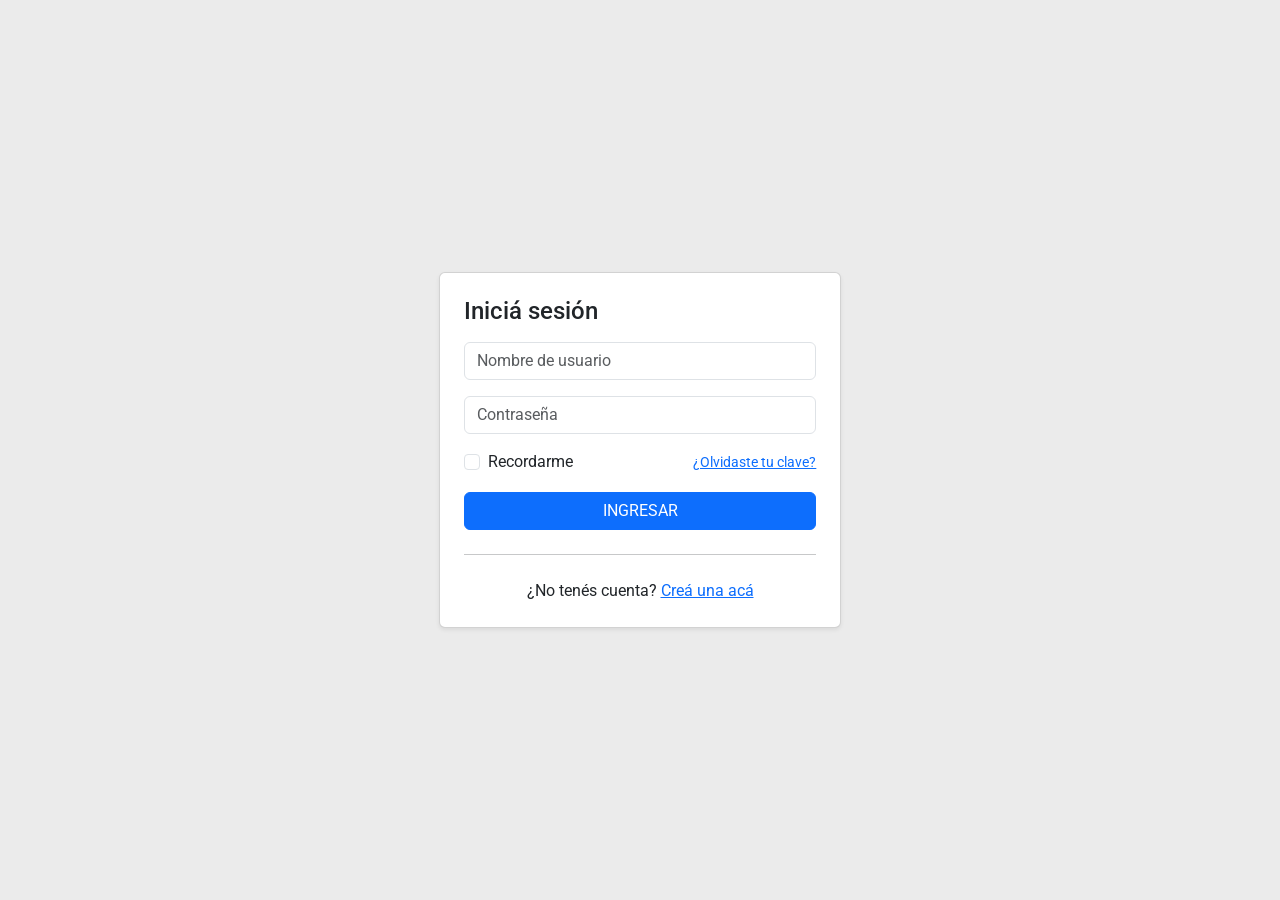
<file: Pages/login.html>
<!DOCTYPE html>
<html lang="es">
<head>
    <meta charset="UTF-8">
    <title>Iniciar sesión - MercadoLiebre</title>
    <link href="https://cdn.jsdelivr.net/npm/bootstrap@5.3.8/dist/css/bootstrap.min.css" rel="stylesheet" integrity="sha384-sRIl4kxILFvY47J16cr9ZwB07vP4J8+LH7qKQnuqkuIAvNWLzeN8tE5YBujZqJLB" crossorigin="anonymous">
    <link rel="stylesheet" href="/Styles/style.css">
    <link rel="preconnect" href="https://fonts.googleapis.com">
    <link rel="preconnect" href="https://fonts.gstatic.com" crossorigin>
    <link href="https://fonts.googleapis.com/css2?family=Roboto:ital,wght@0,100..900;1,100..900&display=swap" rel="stylesheet">
</head>
<body class="login-page">

    <div class="container-fluid vh-100">
        <div class="row h-100 align-items-center justify-content-center">
            <div class="col-12 col-sm-8 col-md-5 col-lg-4">


                <div class="card shadow-sm p-4">
                    <h4 class="mb-3">Iniciá sesión</h4>

                    <form>
                        <div class="mb-3">
                            <input type="text" class="form-control" id="username" placeholder="Nombre de usuario" required>
                        </div>

                        <div class="mb-3">
                            <input type="password" class="form-control" id="password" placeholder="Contraseña" required>
                        </div>

                        <div class="d-flex justify-content-between align-items-center mb-3">
                            <div class="form-check">
                                <input class="form-check-input" type="checkbox" id="recordar">
                                <label class="form-check-label" for="recordar">Recordarme</label>
                            </div>
                            <a href="#" class="small">¿Olvidaste tu clave?</a>
                        </div>

                        <button type="submit" class="btn btn-primary w-100">INGRESAR</button>
                    </form>

                    <hr class="my-4">

                    <p class="text-center mb-0">
                        ¿No tenés cuenta? <a href="register.html">Creá una acá</a>
                    </p>
                </div>

            </div>
        </div>
    </div>

    <script src="https://cdn.jsdelivr.net/npm/bootstrap@5.3.8/dist/js/bootstrap.bundle.min.js" integrity="sha384-FKyoEForCGlyvwx9Hj09JcYn3nv7wiPVlz7YYwJrWVcXK/BmnVDxM+D2scQbITxI" crossorigin="anonymous"></script>   

</body>
</html>
</file>
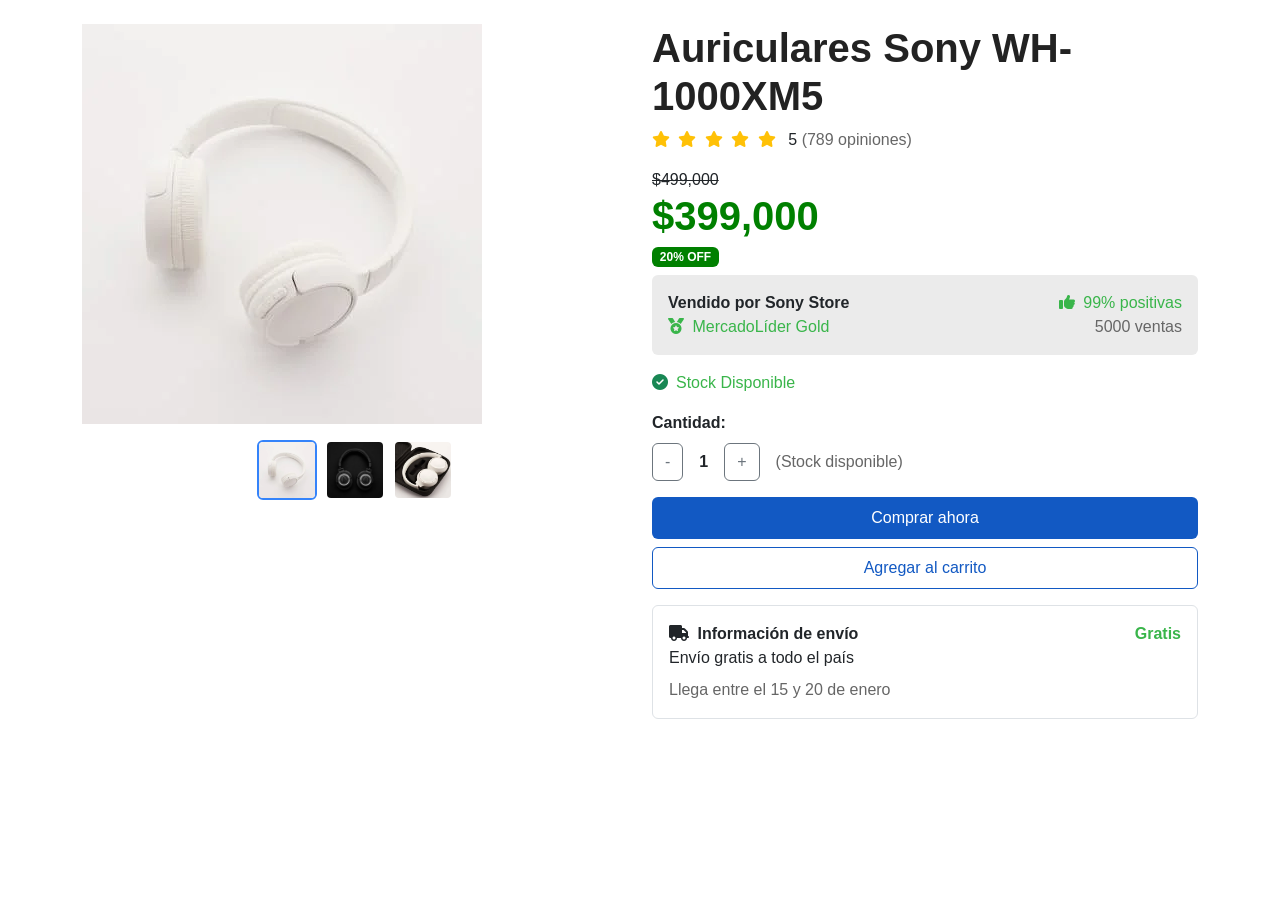
<file: Pages/Product.html>
<!doctype html>
<html lang="en">
  <head>
    <meta charset="UTF-8" />
    <meta name="viewport" content="width=device-width, initial-scale=1.0" />
    <title>Detalles del Producto</title>
    <link
      rel="stylesheet"
      href="https://cdnjs.cloudflare.com/ajax/libs/font-awesome/6.4.0/css/all.min.css"
    />
    <link
      rel="stylesheet"
      href="https://cdn.jsdelivr.net/npm/bootstrap-icons@1.11.3/font/bootstrap-icons.min.css"
    />
    <link
      href="https://cdn.jsdelivr.net/npm/bootstrap@5.3.8/dist/css/bootstrap.min.css"
      rel="stylesheet"
      integrity="sha384-sRIl4kxILFvY47J16cr9ZwB07vP4J8+LH7qKQnuqkuIAvNWLzeN8tE5YBujZqJLB"
      crossorigin="anonymous"
    />
    <link rel="stylesheet" href="../Styles/style.css" />
  </head>
  <body class="body-producto">
    <div class="container mt-4">
      <div class="row">
        <div class="col-12 col-lg-6">
          <div
            id="carouselExampleIndicators"
            class="carousel slide carousel-producto"
          >
            <div class="carousel-inner">
              <div class="carousel-item active">
                <img
                  src="../Assets/audifono.webp"
                  class="d-block w-100"
                  alt="..."
                />
              </div>
              <div class="carousel-item">
                <img
                  src="../Assets/audifono1.webp"
                  class="d-block w-100"
                  alt="..."
                />
              </div>
              <div class="carousel-item">
                <img
                  src="../Assets/audifono2.webp"
                  class="d-block w-100"
                  alt="..."
                />
              </div>
            </div>
          </div>

          <div class="d-flex justify-content-center gap-2 mt-3">
            <img
              src="../Assets/audifono.webp"
              class="thumb-img active"
              data-bs-target="#carouselExampleIndicators"
              data-bs-slide-to="0"
              alt="Miniatura 1"
            />
            <img
              src="../Assets/audifono1.webp"
              class="thumb-img"
              data-bs-target="#carouselExampleIndicators"
              data-bs-slide-to="1"
              alt="Miniatura 2"
            />
            <img
              src="../Assets/audifono2.webp"
              class="thumb-img"
              data-bs-target="#carouselExampleIndicators"
              data-bs-slide-to="2"
              alt="Miniatura 3"
            />
          </div>
        </div>

        <div class="col-12 col-lg-6">
          <h2 class="mb-2" style="font-weight: bold">
            Auriculares Sony WH-1000XM5
          </h2>
          <div class="mb-3">
            <i class="fas fa-star me-1 text-warning"></i>
            <i class="fas fa-star me-1 text-warning"></i>
            <i class="fas fa-star me-1 text-warning"></i>
            <i class="fas fa-star me-1 text-warning"></i>
            <i class="fas fa-star me-1 text-warning"></i>
            <span class="ms-1">5</span>
            <span style="color: var(--gris-oscuro)">(789 opiniones)</span>
          </div>
          <del>$499,000</del>
          <h1 class="fw-bold mb-1" style="color: green">$399,000</h1>
          <span class="badge mb-2" style="background-color: green"
            >20% OFF</span
          >
          <div
            class="rounded p-3 mb-3 d-flex justify-content-between align-items-center flex-wrap"
            style="background-color: var(--gris-claro)"
          >
            <div>
              <p class="fw-bold mb-0">Vendido por Sony Store</p>
              <p class="mb-0" style="color: var(--verde)">
                <i class="fas fa-medal me-1"></i> MercadoLíder Gold
              </p>
            </div>
            <div class="text-end">
              <p class="mb-0" style="color: var(--verde)">
                <i class="fas fa-thumbs-up me-1"></i> 99% positivas
              </p>
              <p class="mb-0" style="color: var(--gris-oscuro)">5000 ventas</p>
            </div>
          </div>
          <p class="mb-3" style="color: var(--verde)">
            <span
              ><i class="fas fa-check-circle me-2 text-success"></i>Stock
              Disponible</span
            >
          </p>

          <p class="fw-bold mb-2">Cantidad:</p>
          <div class="d-flex align-items-center gap-2 mb-3">
            <button type="button" class="btn btn-outline-secondary">-</button>
            <span class="fw-bold px-2">1</span>
            <button type="button" class="btn btn-outline-secondary">+</button>
            <span class="ms-2" style="color: var(--gris-oscuro)"
              >(Stock disponible)</span
            >
          </div>

          <button
            type="button"
            class="btn w-100 mb-2 py-2 text-white"
            style="background-color: var(--celeste)"
          >
            Comprar ahora
          </button>
          <button
            type="button"
            class="btn btn-outline-primary w-100 mb-3 py-2"
            style="border-color: var(--celeste); color: var(--celeste)"
          >
            Agregar al carrito
          </button>

          <div class="border rounded p-3">
            <div class="d-flex justify-content-between align-items-start">
              <div>
                <p class="mb-0">
                  <i class="fas fa-truck me-1"></i>
                  <strong>Información de envío</strong>
                </p>
                <p class="mb-0">Envío gratis a todo el país</p>
              </div>
              <span class="fw-bold" style="color: var(--verde)">Gratis</span>
            </div>
            <p class="mt-2 mb-0" style="color: var(--gris-oscuro)">
              Llega entre el 15 y 20 de enero
            </p>
          </div>
        </div>
      </div>
    </div>

    <script
      src="https://cdn.jsdelivr.net/npm/bootstrap@5.3.8/dist/js/bootstrap.bundle.min.js"
      integrity="sha384-FKyoEForCGlyvwx9Hj09JcYn3nv7wiPVlz7YYwJrWVcXK/BmnVDxM+D2scQbITxI"
      crossorigin="anonymous"
    ></script>

    <script>
      const carousel = document.getElementById("carouselExampleIndicators");
      const thumbs = document.querySelectorAll(".thumb-img");

      carousel.addEventListener("slide.bs.carousel", (event) => {
        thumbs.forEach((t) => t.classList.remove("active"));
        thumbs[event.to].classList.add("active");
      });
    </script>
  </body>
</html>
</file>
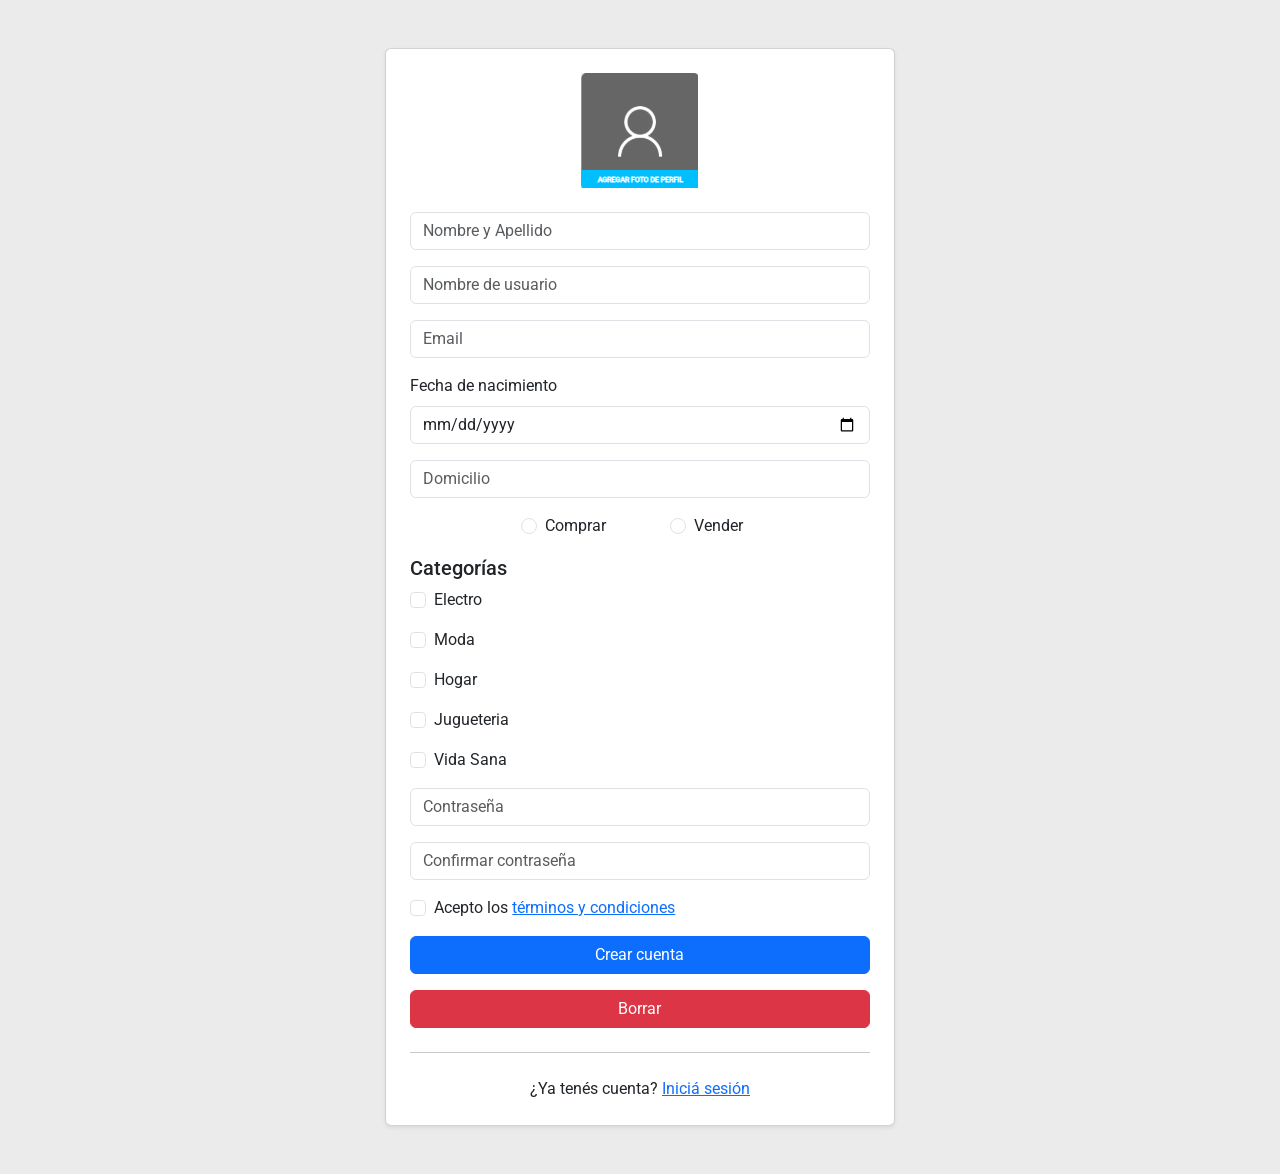
<file: Pages/register.html>
<!DOCTYPE html>
<html lang="es">
<head>
    <meta charset="UTF-8">
    <title>Crear cuenta - MercadoLiebre</title>
    <link href="https://cdn.jsdelivr.net/npm/bootstrap@5.3.8/dist/css/bootstrap.min.css" rel="stylesheet" integrity="sha384-sRIl4kxILFvY47J16cr9ZwB07vP4J8+LH7qKQnuqkuIAvNWLzeN8tE5YBujZqJLB" crossorigin="anonymous">
    <link rel="stylesheet" href="/Styles/style.css">
    <link rel="preconnect" href="https://fonts.googleapis.com">
    <link rel="preconnect" href="https://fonts.gstatic.com" crossorigin>
    <link href="https://fonts.googleapis.com/css2?family=Roboto:ital,wght@0,100..900;1,100..900&display=swap" rel="stylesheet">
</head>
<body class="login-page">

    <div class="container-fluid py-5">
        <div class="row justify-content-center">
            <div class="col-12 col-sm-8 col-md-6 col-lg-5">

                
                <div class="card shadow-sm p-4">
                <div class="image1 text-center mb-4 ">
                    <a href="index.html" class="text-decoration-none">
                         <img src="/Assets/icon-registro.png" alt="">
                    </a>
                </div>

                    <form>
                        <div class="row">
                            <div class="mb-3">
                                <input type="text" class="form-control" id="fullname" placeholder="Nombre y Apellido" required>
                            </div>
                            <div class="mb-3">
                                <input type="text" class="form-control" id="username" placeholder="Nombre de usuario" required>
                            </div>
                        </div>

                        <div class="mb-3">
                            <input type="email" class="form-control" id="email" placeholder="Email" required>
                        </div>

                        <div class="mb-3">
                            <label for="birthdate" class="form-label">Fecha de nacimiento</label>
                            <input type="date" class="form-control" id="birthdate" required>
                        </div>

                          <div class="mb-3">
                            <input type="text" class="form-control" id="domicilio" placeholder="Domicilio" required>
                        </div>

                        <div class="d-flex align-items-center justify-content-center gap-5 mb-3">
                            <div class="form-check form-check-inline">
                                <input class="form-check-input" type="radio" name="accion" id="comprar">
                                <label class="form-check-label" for="comprar">Comprar</label>
                            </div>

                            <div class="form-check form-check-inline">
                                <input class="form-check-input" type="radio" name="accion" id="vender">
                                <label class="form-check-label" for="vender">Vender</label>
                            </div>
                        </div>

                    <div class="gap-4">
                        <h5>Categorías</h5>
                        <div class="form-check mb-3">
                            <input class="form-check-input" type="checkbox" id="html">
                            <label class="form-check-label" for="html">
                                Electro
                            </label>
                        </div>

                        <div class="form-check mb-3">
                            <input class="form-check-input" type="checkbox" id="css">
                            <label class="form-check-label" for="css">
                                Moda
                            </label>
                        </div>

                        <div class="form-check mb-3">
                            <input class="form-check-input" type="checkbox" id="javascript">
                            <label class="form-check-label" for="javascript">
                                Hogar
                            </label>
                        </div>
                        
                        <div class="form-check mb-3">
                            <input class="form-check-input" type="checkbox" id="javascript">
                            <label class="form-check-label" for="javascript">
                                Jugueteria
                            </label>
                        </div>
                        
                        <div class="form-check mb-3">
                            <input class="form-check-input" type="checkbox" id="javascript">
                            <label class="form-check-label" for="javascript">
                                Vida Sana
                            </label>
                        </div>
                    </div>    


                        <div class="mb-3">
                            <input type="password" class="form-control" id="passwordRegistro" placeholder="Contraseña" required>
                        </div>

                        <div class="mb-3">
                            <input type="password" class="form-control" id="confirmarPassword" placeholder="Confirmar contraseña" required>
                        </div>

                        <div class="form-check mb-3">
                            <input class="form-check-input" type="checkbox" id="terminos" required>
                            <label class="form-check-label" for="terminos">
                                Acepto los <a href="#">términos y condiciones</a>
                            </label>
                        </div>

                        <button type="submit" class="btn btn-primary w-100 mb-3">Crear cuenta</button>
                        <button type="submit" class="btn btn-danger w-100">Borrar</button>
                    </form>

                    <hr class="my-4">

                    <p class="text-center mb-0">
                        ¿Ya tenés cuenta? <a href="login.html">Iniciá sesión</a>
                    </p>
                </div>

            </div>
        </div>
    </div>

    <script src="https://cdn.jsdelivr.net/npm/bootstrap@5.3.8/dist/js/bootstrap.bundle.min.js" integrity="sha384-FKyoEForCGlyvwx9Hj09JcYn3nv7wiPVlz7YYwJrWVcXK/BmnVDxM+D2scQbITxI" crossorigin="anonymous"></script>   

</body>
</html>
</file>
<file: Styles/style.css>
:root {
  --amarillo: #eac926;
  --azul: #03264c;
  --celeste: #1259c3;
  --blanco: #f5f0ff;
  --morado: #6c2bd9;
  --gris-oscuro: #666;
  --gris-claro: #ebebeb;
  --verde: #39b54a;
}

*{
    padding: 0;
    margin: 0;
    box-sizing: border-box;
}




.search-box{
    position: relative;
    width: 280px;
}

.search-box input{
    padding-right: 40px; 
}

.search-box i{
    position: absolute;
    right: 15px;   
    top: 50%;
    transform: translateY(-50%);
    color: gray;
    pointer-events: none;
}

body { 
    background-color: #ebebeb;;
}

.body-producto {
  background-color: white;
}

.text h4{
    font-weight: 700;
}

.beneficios {
    background-color: #f5f0ff;
    padding: 20px;
    border-radius: 12px;
}
.beneficios i {
    color: #6c2bd9;
}

.img-Card {
    height: 50px;
    width: 50px;
    object-fit: contain;
    margin: 8px auto 0;
    display: block;
}
.card-body {
    padding: 0.3rem;
}

.text-Title {
    font-size: 12px;
}

.alineado-Texto {
    margin-left:clamp(1rem, 5vw, 120px);
}

.cont-Alineado{
  padding-left: clamp(1rem, 5vw, 100px);
   padding-right: clamp(1rem, 5vw, 100px);
}
.titulo {
    display: flex;
    justify-content: space-between;
    align-items: center;
    flex-wrap: wrap;
    gap: 10px;
}
.celeste {
    color: #3483fa;
}
.carta1 {
    position: relative;
    max-width: 100%;
    background: white;
    border: 1px solid #ddd;
    border-radius: 8px;
    text-align: center;
    padding: 8px;
}

.carta1 img {
    width: 100%;
    height: 120px;
    object-fit: contain;
    margin-bottom: 4px;
}
.precio1 {
    text-decoration: line-through;
    color: gray;
    margin: 5px 0;
    font-size: 12px;
}
.precio2 {
    color: #39b54a;
    margin: 5px 0;
    font-size: 12px;
}
.envio {
    color: #39b54a;
    margin: 5px 0;
    font-size: 12px;
}
.descuento {
    position: absolute;
    top: 5px;
    right: 5px;
    background: #39b54a;
    color: white;
    border-radius: 5px;  
    font-size: 11px; 
}

.size-Margin {
    margin-left: clamp(1rem, 5vw, 115px);
    font-size: 24px
}
.size {
    font-size: 12px ;
}
.color {
    color: #39b54a;
}
.imagen-fit {
    object-fit: cover;
    width: 100%;
    height: 150px;
}

.banner{
    margin-top: 50px;
    width: 100%;
    max-width: 100%;
    height: auto;
    display: block;
}

.beneficios{
    max-width:1200px;
    margin:60px auto;
    background:#fff;
    display:flex;
    justify-content:space-between;
    align-items:flex-start;
    padding:50px 20px;
    border-radius:8px;
    box-shadow:0 2px 10px rgba(0,0,0,.08);
}
.item{
    flex:1;
    text-align:center;
    padding:0 35px;
}

.item:not(:last-child){
    border-right:1px solid #e5e5e5;
}

.icono{
    font-size:50px;
    color:#3483fa;
    margin-bottom:25px;
}
.item h2{
    font-size:32px;
    font-weight:300;
    color:#333;
    margin-bottom:18px;
}
.item p{
    font-size:18px;
    color:#666;
    line-height:1.6;
    margin-bottom:25px;
}
.item a{
    text-decoration:none;
    color:#3483fa;
    font-size:18px;
}
.item a:hover{
    text-decoration:underline;
}
.contenedor{
    width:90%;
    max-width:1400px;
    margin:30px auto;
}

h2{
    font-size:40px;
    margin-bottom:30px;
    color:#222;
}

h3{
    font-size:32px;
    margin:60px 0 30px;
    color:#222;
}

/* Productos */

.productos{
    display:flex;
    flex-wrap:wrap;
    list-style:none;
    line-height:2;
}

.productos li{
    display:flex;
    align-items:center;
}

.productos li:not(:last-child)::after{
    content:"-";
    margin:0 12px;
    color:#999;
}

.productos a{
    text-decoration:none;
    color:#666;
    font-size:20px;
}

.productos a:hover{
    color:#3483fa;
}

/* Letras */

.letras{
    display:flex;
    flex-wrap:wrap;
    list-style:none;
}

.letras li{
    display:flex;
    align-items:center;
}

.letras li:not(:last-child)::after{
    content:"-";
    margin:0 12px;
    color:#999;
}

.letras a{
    text-decoration:none;
    color:#666;
    font-size:22px;
}

.letras a:hover{
    color:#3483fa;
}



body{
    font-family: "Roboto", sans-serif;
    font-size: 16px;
}

/* Detalle del producto */
.thumb-img {
  width: 60px;
  height: 60px;
  object-fit: cover;
  border-radius: 6px;
  border: 2px solid transparent;
  cursor: pointer;
  transition: border-color 0.2s;
}

.thumb-img.active,
.thumb-img:hover {
  border-color: #3483fa;
}

.carousel-producto .carousel-item img {
  aspect-ratio: 1 / 1;
  object-fit: cover;
  width: 100%;
  max-width: 400px;
}
</file>
